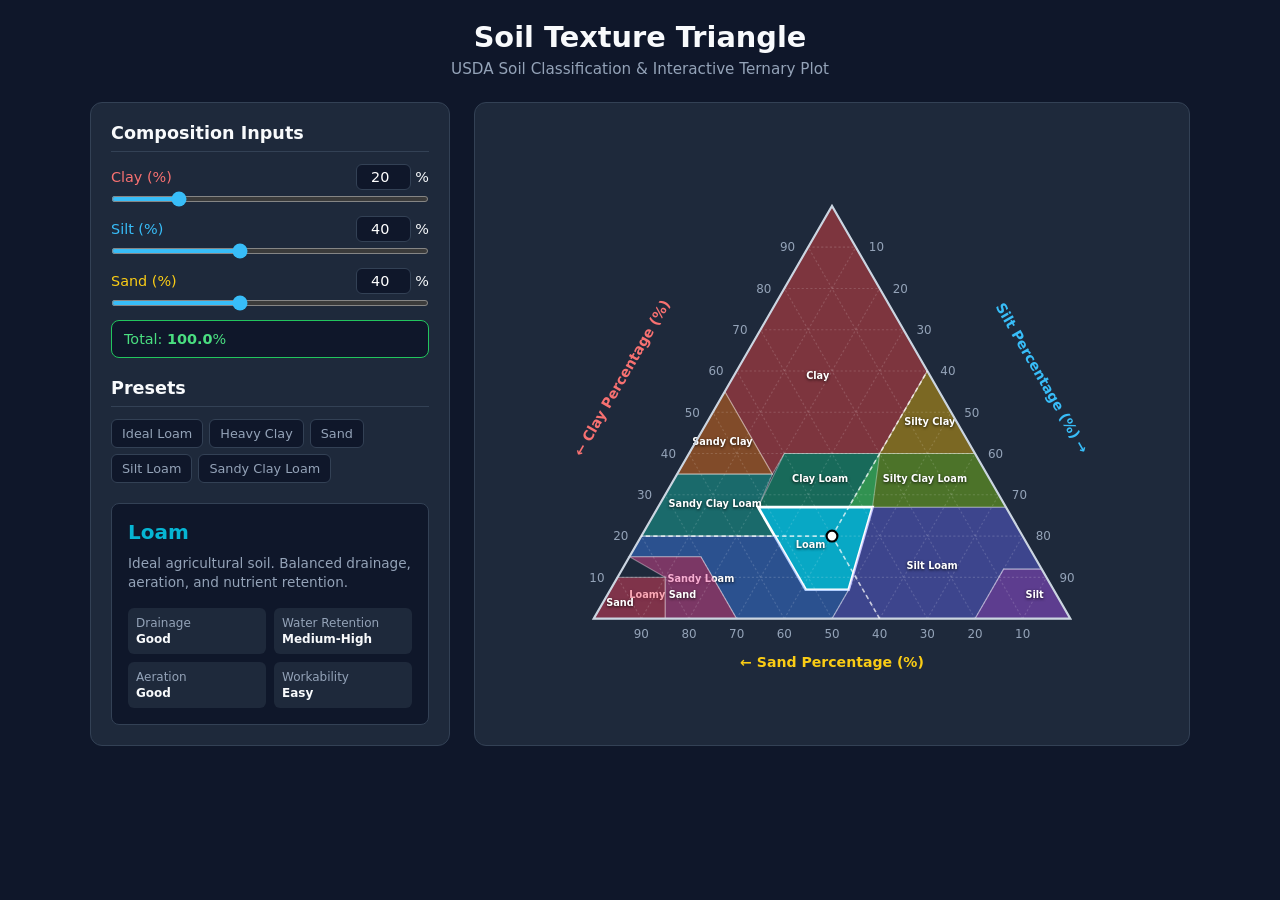
<file: soil triangle.html>
<!DOCTYPE html>
<html lang="en">
<head>
  <meta charset="UTF-8">
  <meta name="viewport" content="width=device-width, initial-scale=1.0">
  <title>Interactive Soil Texture Triangle</title>
  <style>
    :root {
      --bg: #0f172a;
      --card-bg: #1e293b;
      --text: #f8fafc;
      --text-muted: #94a3b8;
      --border: #334155;
      --accent: #38bdf8;
      --accent-hover: #0284c7;
      --clay-color: #f87171;
      --silt-color: #38bdf8;
      --sand-color: #facc15;
    }

    * {
      box-sizing: border-box;
      margin: 0;
      padding: 0;
      font-family: system-ui, -apple-system, BlinkMacSystemFont, 'Segoe UI', Roboto, Oxygen, Ubuntu, Cantarell, sans-serif;
    }

    body {
      background-color: var(--bg);
      color: var(--text);
      min-height: 100vh;
      padding: 20px;
      display: flex;
      flex-direction: column;
      align-items: center;
    }

    header {
      text-align: center;
      margin-bottom: 24px;
    }

    header h1 {
      font-size: 1.8rem;
      font-weight: 700;
      color: var(--text);
      margin-bottom: 6px;
    }

    header p {
      color: var(--text-muted);
      font-size: 0.95rem;
    }

    .container {
      display: grid;
      grid-template-columns: 360px 1fr;
      gap: 24px;
      max-width: 1100px;
      width: 100%;
    }

    @media (max-width: 900px) {
      .container {
        grid-template-columns: 1fr;
      }
    }

    .panel {
      background: var(--card-bg);
      border: 1px solid var(--border);
      border-radius: 12px;
      padding: 20px;
      display: flex;
      flex-direction: column;
      gap: 20px;
    }

    .section-title {
      font-size: 1.1rem;
      font-weight: 600;
      border-bottom: 1px solid var(--border);
      padding-bottom: 8px;
      margin-bottom: 12px;
      display: flex;
      justify-content: space-between;
      align-items: center;
    }

    /* Sliders & Inputs */
    .input-group {
      display: flex;
      flex-direction: column;
      gap: 14px;
    }

    .slider-row {
      display: flex;
      flex-direction: column;
      gap: 6px;
    }

    .slider-header {
      display: flex;
      justify-content: space-between;
      align-items: center;
      font-size: 0.9rem;
      font-weight: 500;
    }

    .slider-header span.clay { color: var(--clay-color); }
    .slider-header span.silt { color: var(--silt-color); }
    .slider-header span.sand { color: var(--sand-color); }

    .input-number-wrap {
      display: flex;
      align-items: center;
      gap: 4px;
    }

    .input-number-wrap input {
      width: 55px;
      background: #0f172a;
      border: 1px solid var(--border);
      border-radius: 6px;
      color: #fff;
      padding: 4px 6px;
      font-size: 0.9rem;
      text-align: right;
    }

    input[type="range"] {
      width: 100%;
      height: 6px;
      border-radius: 3px;
      background: #334155;
      outline: none;
      accent-color: var(--accent);
      cursor: pointer;
    }

    .total-badge {
      display: flex;
      justify-content: space-between;
      align-items: center;
      padding: 10px 12px;
      border-radius: 8px;
      background: #0f172a;
      border: 1px solid var(--border);
      font-size: 0.9rem;
    }

    .total-badge.valid { border-color: #22c55e; color: #4ade80; }
    .total-badge.invalid { border-color: #ef4444; color: #f87171; }

    .btn-auto {
      background: var(--border);
      color: #fff;
      border: none;
      padding: 4px 8px;
      border-radius: 4px;
      font-size: 0.75rem;
      cursor: pointer;
    }

    .btn-auto:hover {
      background: #475569;
    }

    /* Presets */
    .presets {
      display: flex;
      flex-wrap: wrap;
      gap: 6px;
    }

    .btn-preset {
      background: #0f172a;
      border: 1px solid var(--border);
      color: var(--text-muted);
      padding: 6px 10px;
      border-radius: 6px;
      font-size: 0.8rem;
      cursor: pointer;
      transition: all 0.2s;
    }

    .btn-preset:hover {
      border-color: var(--accent);
      color: var(--text);
    }

    /* Result Card */
    .result-card {
      background: #0f172a;
      border: 1px solid var(--border);
      border-radius: 8px;
      padding: 16px;
      display: flex;
      flex-direction: column;
      gap: 10px;
    }

    .soil-title {
      font-size: 1.25rem;
      font-weight: 700;
      color: var(--accent);
    }

    .soil-desc {
      font-size: 0.85rem;
      color: var(--text-muted);
      line-height: 1.4;
    }

    .properties-grid {
      display: grid;
      grid-template-columns: 1fr 1fr;
      gap: 8px;
      margin-top: 6px;
    }

    .prop-item {
      background: var(--card-bg);
      padding: 8px;
      border-radius: 6px;
      font-size: 0.75rem;
    }

    .prop-item label {
      display: block;
      color: var(--text-muted);
      margin-bottom: 2px;
    }

    .prop-item span {
      font-weight: 600;
      color: var(--text);
    }

    /* Chart Area */
    .chart-panel {
      position: relative;
      display: flex;
      justify-content: center;
      align-items: center;
      background: var(--card-bg);
      border: 1px solid var(--border);
      border-radius: 12px;
      padding: 10px;
      overflow: hidden;
    }

    svg {
      width: 100%;
      height: auto;
      max-width: 650px;
      user-select: none;
    }

    .region-poly {
      stroke: rgba(255, 255, 255, 0.35);
      stroke-width: 1;
      transition: opacity 0.2s, fill-opacity 0.2s;
      cursor: pointer;
    }

    .region-poly:hover {
      fill-opacity: 0.85 !important;
      stroke: #fff;
      stroke-width: 2;
    }

    .region-poly.active {
      fill-opacity: 0.9 !important;
      stroke: #fff;
      stroke-width: 2.5;
    }

    .grid-line {
      stroke: rgba(255, 255, 255, 0.15);
      stroke-dasharray: 2 2;
      pointer-events: none;
    }

    .axis-label {
      font-size: 11px;
      fill: var(--text-muted);
      font-weight: 500;
    }

    .axis-title {
      font-size: 13px;
      font-weight: 700;
    }

    .region-label {
      font-size: 9px;
      fill: #ffffff;
      font-weight: 600;
      text-anchor: middle;
      pointer-events: none;
      text-shadow: 0px 1px 3px rgba(0,0,0,0.8);
    }

    .marker-point {
      fill: #ffffff;
      stroke: #000;
      stroke-width: 2;
      transition: transform 0.1s ease-out;
    }

    .marker-pulse {
      fill: none;
      stroke: #ffffff;
      stroke-width: 1.5;
      animation: pulse 1.8s infinite;
    }

    @keyframes pulse {
      0% { r: 6; opacity: 1; }
      100% { r: 22; opacity: 0; }
    }

    .guide-line {
      stroke: #ffffff;
      stroke-width: 1.5;
      stroke-dasharray: 4 3;
      opacity: 0.7;
      pointer-events: none;
    }

    /* Tooltip */
    .tooltip {
      position: absolute;
      background: rgba(15, 23, 42, 0.9);
      border: 1px solid var(--border);
      padding: 6px 10px;
      border-radius: 6px;
      font-size: 0.8rem;
      color: #fff;
      pointer-events: none;
      display: none;
      z-index: 10;
      box-shadow: 0 4px 12px rgba(0,0,0,0.4);
    }
  </style>
</head>
<body>

  <header>
    <h1>Soil Texture Triangle</h1>
    <p>USDA Soil Classification & Interactive Ternary Plot</p>
  </header>

  <div class="container">
    <!-- Left Controls Panel -->
    <div class="panel">
      <div>
        <div class="section-title">Composition Inputs</div>
        <div class="input-group">
          
          <div class="slider-row">
            <div class="slider-header">
              <span class="clay">Clay (%)</span>
              <div class="input-number-wrap">
                <input type="number" id="num-clay" min="0" max="100" value="20" step="0.5"> %
              </div>
            </div>
            <input type="range" id="slide-clay" min="0" max="100" value="20" step="0.5">
          </div>

          <div class="slider-row">
            <div class="slider-header">
              <span class="silt">Silt (%)</span>
              <div class="input-number-wrap">
                <input type="number" id="num-silt" min="0" max="100" value="40" step="0.5"> %
              </div>
            </div>
            <input type="range" id="slide-silt" min="0" max="100" value="40" step="0.5">
          </div>

          <div class="slider-row">
            <div class="slider-header">
              <span class="sand">Sand (%)</span>
              <div class="input-number-wrap">
                <input type="number" id="num-sand" min="0" max="100" value="40" step="0.5"> %
              </div>
            </div>
            <input type="range" id="slide-sand" min="0" max="100" value="40" step="0.5">
          </div>

          <div class="total-badge valid" id="total-badge">
            <span>Total: <strong id="total-val">100</strong>%</span>
            <button class="btn-auto" id="btn-normalize" style="display:none;">Normalize to 100%</button>
          </div>

        </div>
      </div>

      <div>
        <div class="section-title">Presets</div>
        <div class="presets">
          <button class="btn-preset" data-c="20" data-si="40" data-sa="40">Ideal Loam</button>
          <button class="btn-preset" data-c="60" data-si="20" data-sa="20">Heavy Clay</button>
          <button class="btn-preset" data-c="5" data-si="5" data-sa="90">Sand</button>
          <button class="btn-preset" data-c="15" data-si="65" data-sa="20">Silt Loam</button>
          <button class="btn-preset" data-c="28" data-si="12" data-sa="60">Sandy Clay Loam</button>
        </div>
      </div>

      <div class="result-card">
        <div class="soil-title" id="res-title">Loam</div>
        <div class="soil-desc" id="res-desc">Equal balance of sand, silt, and clay. Highly fertile and ideal for agricultural cultivation.</div>
        
        <div class="properties-grid">
          <div class="prop-item">
            <label>Drainage</label>
            <span id="prop-drainage">Moderate</span>
          </div>
          <div class="prop-item">
            <label>Water Retention</label>
            <span id="prop-retention">Medium-High</span>
          </div>
          <div class="prop-item">
            <label>Aeration</label>
            <span id="prop-aeration">Good</span>
          </div>
          <div class="prop-item">
            <label>Workability</label>
            <span id="prop-workability">Easy</span>
          </div>
        </div>
      </div>
    </div>

    <!-- Right Chart Panel -->
    <div class="chart-panel">
      <div class="tooltip" id="tooltip"></div>
      <svg id="triangle-svg" viewBox="0 0 600 520">
        <!-- SVG content rendered via JS -->
      </svg>
    </div>
  </div>

  <script>
    // --- USDA SOIL DATA & POLYGON DEFINITIONS ---
    // Standard normalized coordinates (Clay, Silt, Sand)
    const SOILS = [
      {
        id: "clay",
        name: "Clay",
        color: "#ef4444",
        pts: [[100,0,0], [55,0,45], [35,20,45], [40,20,40], [40,40,20], [60,40,0]],
        labelPos: [58, 18, 24],
        desc: "High nutrient & water retention, but poorly drained and heavy to cultivate when wet.",
        drainage: "Very Poor", retention: "Very High", aeration: "Poor", workability: "Difficult"
      },
      {
        id: "sandy-clay",
        name: "Sandy Clay",
        color: "#f97316",
        pts: [[55,0,45], [35,0,65], [35,20,45]],
        labelPos: [42, 6, 52],
        desc: "Sticky soil with high water capacity, but contains enough sand to feel gritty.",
        drainage: "Poor", retention: "High", aeration: "Fair", workability: "Moderate"
      },
      {
        id: "silty-clay",
        name: "Silty Clay",
        color: "#eab308",
        pts: [[60,40,0], [40,40,20], [40,60,0]],
        labelPos: [47, 47, 6],
        desc: "Smooth and sticky soil with high moisture holding capacity. Prone to compaction.",
        drainage: "Poor", retention: "High", aeration: "Poor", workability: "Difficult"
      },
      {
        id: "silty-clay-loam",
        name: "Silty Clay Loam",
        color: "#84cc16",
        pts: [[40,40,20], [27,40,33], [27,73,0], [40,60,0]],
        labelPos: [33, 53, 14],
        desc: "High fertility and moisture capacity with smooth texture. Good for crops if uncompacted.",
        drainage: "Moderately Slow", retention: "High", aeration: "Moderate", workability: "Moderate"
      },
      {
        id: "clay-loam",
        name: "Clay Loam",
        color: "#10b981",
        pts: [[40,20,40], [27,21,52], [27,45,28], [40,40,20]],
        labelPos: [33, 31, 36],
        desc: "Well-balanced nutrient holding capacity with good structure for farming.",
        drainage: "Moderate", retention: "High", aeration: "Moderate", workability: "Moderate"
      },
      {
        id: "sandy-clay-loam",
        name: "Sandy Clay Loam",
        color: "#14b8a6",
        pts: [[35,0,65], [20,0,80], [20,28,52], [27,21,52], [35,20,45]],
        labelPos: [27, 12, 61],
        desc: "Good moisture retention with better drainage than heavy clay loams.",
        drainage: "Moderate", retention: "Medium", aeration: "Good", workability: "Moderate"
      },
      {
        id: "loam",
        name: "Loam",
        color: "#06b6d4",
        pts: [[7,41,52], [20,28,52], [27,21,52], [27,45,28], [7,50,43]],
        labelPos: [17, 37, 46],
        desc: "Ideal agricultural soil. Balanced drainage, aeration, and nutrient retention.",
        drainage: "Good", retention: "Medium-High", aeration: "Good", workability: "Easy"
      },
      {
        id: "sandy-loam",
        name: "Sandy Loam",
        color: "#3b82f6",
        pts: [[0,30,70], [15,15,70], [15,0,85], [20,0,80], [20,28,52], [7,41,52], [7,50,43], [0,50,50]],
        labelPos: [9, 18, 73],
        desc: "Warms quickly in spring, easy to till, and drains well. Requires frequent organic inputs.",
        drainage: "Well Drained", retention: "Low-Medium", aeration: "Excellent", workability: "Very Easy"
      },
      {
        id: "silt-loam",
        name: "Silt Loam",
        color: "#6366f1",
        pts: [[0,50,50], [7,50,43], [27,45,28], [27,73,0], [12,88,0], [12,80,8], [0,80,20]],
        labelPos: [12, 65, 23],
        desc: "Smooth feeling soil with high water holding capacity. Highly fertile but easily eroded.",
        drainage: "Moderate", retention: "High", aeration: "Moderate", workability: "Easy"
      },
      {
        id: "silt",
        name: "Silt",
        color: "#a855f7",
        pts: [[0,80,20], [12,80,8], [12,88,0], [0,100,0]],
        labelPos: [5, 90, 5],
        desc: "Feels floury and smooth when dry. Holds water well but subject to crusting and erosion.",
        drainage: "Moderate", retention: "High", aeration: "Moderate", workability: "Easy"
      },
      {
        id: "loamy-sand",
        name: "Loamy Sand",
        color: "#ec4899",
        pts: [[0,15,85], [10,10,80], [15,0,85], [15,15,70], [0,30,70]],
        labelPos: [5, 12, 83],
        desc: "Gritty feel with slightly better nutrient retention than pure sand.",
        drainage: "Rapid", retention: "Low", aeration: "Excellent", workability: "Very Easy"
      },
      {
        id: "sand",
        name: "Sand",
        color: "#f43f5e",
        pts: [[0,0,100], [10,0,90], [10,10,80], [0,15,85]],
        labelPos: [3, 4, 93],
        desc: "Coarse and gritty. Drains rapidly and has very low nutrient holding capacity.",
        drainage: "Excessive", retention: "Very Low", aeration: "Excessive", workability: "Very Easy"
      }
    ];

    // --- GEOMETRY CONVERSION FUNCTIONS ---
    // SVG Dimensions
    const SVG_W = 600;
    const SVG_H = 520;
    const L = 440; // Triangle base length
    const H = L * (Math.sqrt(3) / 2); // 381.05
    const X0 = 80;  // Bottom Left X (100% Sand)
    const Y0 = 440; // Bottom Left Y

    // Convert (Clay%, Silt%, Sand%) to SVG Canvas (x, y)
    function ternaryToSvg(c, si, sa) {
      const x = X0 + ((si + 0.5 * c) / 100) * L;
      const y = Y0 - (c / 100) * H;
      return [x, y];
    }

    // Convert SVG Canvas (x, y) to (Clay%, Silt%, Sand%)
    function svgToTernary(x, y) {
      let c = ((Y0 - y) / H) * 100;
      let si = (((x - X0) / L) * 100) - (0.5 * c);
      let sa = 100 - c - si;
      return [c, si, sa];
    }

    // Point in Polygon Test (Ray Casting)
    function pointInPoly(pt, polyPts) {
      const x = pt[0], y = pt[1];
      let inside = false;
      for (let i = 0, j = polyPts.length - 1; i < polyPts.length; j = i++) {
        const xi = polyPts[i][0], yi = polyPts[i][1];
        const xj = polyPts[j][0], yj = polyPts[j][1];
        const intersect = ((yi > y) !== (yj > y)) && (x < (xj - xi) * (y - yi) / (yj - yi) + xi);
        if (intersect) inside = !inside;
      }
      return inside;
    }

    // --- STATE MANAGEMENT ---
    let state = {
      clay: 20,
      silt: 40,
      sand: 40,
      activeSoil: null
    };

    // --- INITIALIZE SVG CHART ---
    const svg = document.getElementById('triangle-svg');

    function renderTriangle() {
      svg.innerHTML = '';

      // Main Outer Triangle
      const [topX, topY] = ternaryToSvg(100, 0, 0);
      const [blX, blY] = ternaryToSvg(0, 0, 100);
      const [brX, brY] = ternaryToSvg(0, 100, 0);

      // 1. Render Regions
      SOILS.forEach(soil => {
        const svgPts = soil.pts.map(p => ternaryToSvg(p[0], p[1], p[2]));
        const ptsString = svgPts.map(p => `${p[0].toFixed(1)},${p[1].toFixed(1)}`).join(' ');

        const poly = document.createElementNS('http://www.w3.org/2000/svg', 'polygon');
        poly.setAttribute('points', ptsString);
        poly.setAttribute('class', 'region-poly');
        poly.setAttribute('id', `region-${soil.id}`);
        poly.setAttribute('fill', soil.color);
        poly.setAttribute('fill-opacity', '0.45');
        
        // Hover/Click events
        poly.addEventListener('mouseenter', (e) => showTooltip(e, soil.name));
        poly.addEventListener('mousemove', (e) => moveTooltip(e));
        poly.addEventListener('mouseleave', hideTooltip);
        poly.addEventListener('click', (e) => handleSvgClick(e));

        svg.appendChild(poly);

        // Region Label
        const [lblX, lblY] = ternaryToSvg(...soil.labelPos);
        const text = document.createElementNS('http://www.w3.org/2000/svg', 'text');
        text.setAttribute('x', lblX);
        text.setAttribute('y', lblY);
        text.setAttribute('class', 'region-label');
        text.textContent = soil.name;
        svg.appendChild(text);
      });

      // 2. Grid Lines (10% increments)
      for (let i = 10; i < 100; i += 10) {
        // Horizontal lines (Clay)
        let p1 = ternaryToSvg(i, 0, 100 - i);
        let p2 = ternaryToSvg(i, 100 - i, 0);
        drawGridLine(p1, p2);

        // Silt lines (slant down-left)
        p1 = ternaryToSvg(0, i, 100 - i);
        p2 = ternaryToSvg(100 - i, i, 0);
        drawGridLine(p1, p2);

        // Sand lines (slant up-left)
        p1 = ternaryToSvg(0, 100 - i, i);
        p2 = ternaryToSvg(100 - i, 0, i);
        drawGridLine(p1, p2);

        // Axis Tick Labels
        drawTickLabel(i);
      }

      // Outer Boundary Line
      const outerPoly = document.createElementNS('http://www.w3.org/2000/svg', 'polygon');
      outerPoly.setAttribute('points', `${blX},${blY} ${brX},${brY} ${topX},${topY}`);
      outerPoly.setAttribute('fill', 'none');
      outerPoly.setAttribute('stroke', '#cbd5e1');
      outerPoly.setAttribute('stroke-width', '2');
      svg.appendChild(outerPoly);

      // Axis Titles
      drawAxisTitles();

      // Guidelines group (dynamic)
      const guideGroup = document.createElementNS('http://www.w3.org/2000/svg', 'g');
      guideGroup.setAttribute('id', 'guide-group');
      svg.appendChild(guideGroup);

      // Point Marker & Pulse Ring
      const pulseCircle = document.createElementNS('http://www.w3.org/2000/svg', 'circle');
      pulseCircle.setAttribute('id', 'marker-pulse');
      pulseCircle.setAttribute('class', 'marker-pulse');
      svg.appendChild(pulseCircle);

      const marker = document.createElementNS('http://www.w3.org/2000/svg', 'circle');
      marker.setAttribute('id', 'marker-point');
      marker.setAttribute('class', 'marker-point');
      marker.setAttribute('r', '5');
      svg.appendChild(marker);

      // Background click event for SVG
      svg.addEventListener('click', handleSvgClick);
    }

    function drawGridLine(p1, p2) {
      const line = document.createElementNS('http://www.w3.org/2000/svg', 'line');
      line.setAttribute('x1', p1[0]);
      line.setAttribute('y1', p1[1]);
      line.setAttribute('x2', p2[0]);
      line.setAttribute('y2', p2[1]);
      line.setAttribute('class', 'grid-line');
      svg.appendChild(line);
    }

    function drawTickLabel(val) {
      // Clay axis ticks (left edge)
      let [cx, cy] = ternaryToSvg(val, 0, 100 - val);
      let t1 = document.createElementNS('http://www.w3.org/2000/svg', 'text');
      t1.setAttribute('x', cx - 12);
      t1.setAttribute('y', cy + 4);
      t1.setAttribute('class', 'axis-label');
      t1.setAttribute('text-anchor', 'end');
      t1.textContent = val;
      svg.appendChild(t1);

      // Silt axis ticks (right edge)
      let [sx, sy] = ternaryToSvg(100 - val, val, 0);
      let t2 = document.createElementNS('http://www.w3.org/2000/svg', 'text');
      t2.setAttribute('x', sx + 12);
      t2.setAttribute('y', sy + 4);
      t2.setAttribute('class', 'axis-label');
      t2.setAttribute('text-anchor', 'start');
      t2.textContent = val;
      svg.appendChild(t2);

      // Sand axis ticks (bottom edge)
      let [sax, say] = ternaryToSvg(0, 100 - val, val);
      let t3 = document.createElementNS('http://www.w3.org/2000/svg', 'text');
      t3.setAttribute('x', sax);
      t3.setAttribute('y', say + 18);
      t3.setAttribute('class', 'axis-label');
      t3.setAttribute('text-anchor', 'middle');
      t3.textContent = val;
      svg.appendChild(t3);
    }

    function drawAxisTitles() {
      // Clay Title (Left)
      const clayTitle = document.createElementNS('http://www.w3.org/2000/svg', 'text');
      clayTitle.setAttribute('x', '110');
      clayTitle.setAttribute('y', '220');
      clayTitle.setAttribute('class', 'axis-title');
      clayTitle.setAttribute('fill', 'var(--clay-color)');
      clayTitle.setAttribute('transform', 'rotate(-60 110 220)');
      clayTitle.setAttribute('text-anchor', 'middle');
      clayTitle.textContent = "← Clay Percentage (%)";
      svg.appendChild(clayTitle);

      // Silt Title (Right)
      const siltTitle = document.createElementNS('http://www.w3.org/2000/svg', 'text');
      siltTitle.setAttribute('x', '490');
      siltTitle.setAttribute('y', '220');
      siltTitle.setAttribute('class', 'axis-title');
      siltTitle.setAttribute('fill', 'var(--silt-color)');
      siltTitle.setAttribute('transform', 'rotate(60 490 220)');
      siltTitle.setAttribute('text-anchor', 'middle');
      siltTitle.textContent = "Silt Percentage (%) →";
      svg.appendChild(siltTitle);

      // Sand Title (Bottom)
      const sandTitle = document.createElementNS('http://www.w3.org/2000/svg', 'text');
      sandTitle.setAttribute('x', '300');
      sandTitle.setAttribute('y', '485');
      sandTitle.setAttribute('class', 'axis-title');
      sandTitle.setAttribute('fill', 'var(--sand-color)');
      sandTitle.setAttribute('text-anchor', 'middle');
      sandTitle.textContent = "← Sand Percentage (%)";
      svg.appendChild(sandTitle);
    }

    // --- INTERACTION HANDLERS ---
    function handleSvgClick(e) {
      const rect = svg.getBoundingClientRect();
      const scaleX = SVG_W / rect.width;
      const scaleY = SVG_H / rect.height;

      const mouseX = (e.clientX - rect.left) * scaleX;
      const mouseY = (e.clientY - rect.top) * scaleY;

      let [c, si, sa] = svgToTernary(mouseX, mouseY);

      // Validate inside triangle
      if (c >= 0 && si >= 0 && sa >= 0 && c <= 100 && si <= 100 && sa <= 100) {
        // Clamp and update
        c = Math.round(c * 2) / 2;
        si = Math.round(si * 2) / 2;
        sa = Math.round((100 - c - si) * 2) / 2;

        updateState(c, si, sa);
      }
    }

    function updateState(c, si, sa) {
      state.clay = Math.max(0, Math.min(100, c));
      state.silt = Math.max(0, Math.min(100, si));
      state.sand = Math.max(0, Math.min(100, sa));

      // Update Sliders & Inputs
      document.getElementById('slide-clay').value = state.clay;
      document.getElementById('num-clay').value = state.clay;

      document.getElementById('slide-silt').value = state.silt;
      document.getElementById('num-silt').value = state.silt;

      document.getElementById('slide-sand').value = state.sand;
      document.getElementById('num-sand').value = state.sand;

      updateUI();
    }

    function updateUI() {
      const sum = state.clay + state.silt + state.sand;
      const totalBadge = document.getElementById('total-badge');
      const totalVal = document.getElementById('total-val');
      const btnNormalize = document.getElementById('btn-normalize');

      totalVal.textContent = sum.toFixed(1);

      if (Math.abs(sum - 100) < 0.1) {
        totalBadge.className = 'total-badge valid';
        btnNormalize.style.display = 'none';
      } else {
        totalBadge.className = 'total-badge invalid';
        btnNormalize.style.display = 'block';
      }

      // Determine Soil Classification using Point-In-Polygon on Screen Coordinates
      const [ptX, ptY] = ternaryToSvg(state.clay, state.silt, state.sand);
      let matchedSoil = null;

      SOILS.forEach(soil => {
        const svgPts = soil.pts.map(p => ternaryToSvg(p[0], p[1], p[2]));
        if (pointInPoly([ptX, ptY], svgPts)) {
          matchedSoil = soil;
        }
      });

      state.activeSoil = matchedSoil;

      // Update Region Highlights
      document.querySelectorAll('.region-poly').forEach(p => p.classList.remove('active'));
      if (matchedSoil) {
        const activePoly = document.getElementById(`region-${matchedSoil.id}`);
        if (activePoly) activePoly.classList.add('active');

        // Update Info Card
        document.getElementById('res-title').textContent = matchedSoil.name;
        document.getElementById('res-title').style.color = matchedSoil.color;
        document.getElementById('res-desc').textContent = matchedSoil.desc;
        document.getElementById('prop-drainage').textContent = matchedSoil.drainage;
        document.getElementById('prop-retention').textContent = matchedSoil.retention;
        document.getElementById('prop-aeration').textContent = matchedSoil.aeration;
        document.getElementById('prop-workability').textContent = matchedSoil.workability;
      } else {
        document.getElementById('res-title').textContent = "Out of Bounds";
        document.getElementById('res-title').style.color = "#ef4444";
        document.getElementById('res-desc').textContent = "Percentages must add up to exactly 100% to fall inside the classification triangle.";
      }

      // Update Marker Position
      const marker = document.getElementById('marker-point');
      const pulse = document.getElementById('marker-pulse');

      if (marker && pulse) {
        marker.setAttribute('cx', ptX);
        marker.setAttribute('cy', ptY);
        pulse.setAttribute('cx', ptX);
        pulse.setAttribute('cy', ptY);
      }

      // Update Coordinate Guidelines
      updateGuidelines(ptX, ptY);
    }

    function updateGuidelines(px, py) {
      const guideGroup = document.getElementById('guide-group');
      if (!guideGroup) return;
      guideGroup.innerHTML = '';

      if (state.clay < 0 || state.clay > 100 || state.silt < 0 || state.silt > 100 || state.sand < 0 || state.sand > 100) return;

      // 1. Line to Clay axis (horizontal)
      let pClay = ternaryToSvg(state.clay, 0, 100 - state.clay);
      drawGuide(px, py, pClay[0], pClay[1], 'var(--clay-color)');

      // 2. Line to Silt axis
      let pSilt = ternaryToSvg(100 - state.silt, state.silt, 0);
      drawGuide(px, py, pSilt[0], pSilt[1], 'var(--silt-color)');

      // 3. Line to Sand axis
      let pSand = ternaryToSvg(0, 100 - state.sand, state.sand);
      drawGuide(px, py, pSand[0], pSand[1], 'var(--sand-color)');
    }

    function drawGuide(x1, y1, x2, y2, color) {
      const line = document.createElementNS('http://www.w3.org/2000/svg', 'line');
      line.setAttribute('x1', x1);
      line.setAttribute('y1', y1);
      line.setAttribute('x2', x2);
      line.setAttribute('y2', y2);
      line.setAttribute('class', 'guide-line');
      line.setAttribute('stroke', color);
      document.getElementById('guide-group').appendChild(line);
    }

    // --- TOOLTIP HELPERS ---
    const tooltip = document.getElementById('tooltip');

    function showTooltip(e, text) {
      tooltip.style.display = 'block';
      tooltip.textContent = text;
      moveTooltip(e);
    }

    function moveTooltip(e) {
      const rect = document.querySelector('.chart-panel').getBoundingClientRect();
      tooltip.style.left = (e.clientX - rect.left + 12) + 'px';
      tooltip.style.top = (e.clientY - rect.top - 28) + 'px';
    }

    function hideTooltip() {
      tooltip.style.display = 'none';
    }

    // --- AUTO-BALANCING SLIDER HANDLERS ---
    function handleSliderInput(changed) {
      let c = parseFloat(document.getElementById('slide-clay').value);
      let si = parseFloat(document.getElementById('slide-silt').value);
      let sa = parseFloat(document.getElementById('slide-sand').value);

      if (changed === 'clay') {
        let rem = 100 - c;
        let otherSum = si + sa;
        if (otherSum > 0) {
          si = rem * (si / otherSum);
          sa = rem * (sa / otherSum);
        } else {
          si = rem / 2;
          sa = rem / 2;
        }
      } else if (changed === 'silt') {
        let rem = 100 - si;
        let otherSum = c + sa;
        if (otherSum > 0) {
          c = rem * (c / otherSum);
          sa = rem * (sa / otherSum);
        } else {
          c = rem / 2;
          sa = rem / 2;
        }
      } else if (changed === 'sand') {
        let rem = 100 - sa;
        let otherSum = c + si;
        if (otherSum > 0) {
          c = rem * (c / otherSum);
          si = rem * (si / otherSum);
        } else {
          c = rem / 2;
          si = rem / 2;
        }
      }

      updateState(Math.round(c * 10) / 10, Math.round(si * 10) / 10, Math.round(sa * 10) / 10);
    }

    function handleNumberInput() {
      let c = parseFloat(document.getElementById('num-clay').value) || 0;
      let si = parseFloat(document.getElementById('num-silt').value) || 0;
      let sa = parseFloat(document.getElementById('num-sand').value) || 0;

      state.clay = c;
      state.silt = si;
      state.sand = sa;

      document.getElementById('slide-clay').value = c;
      document.getElementById('slide-silt').value = si;
      document.getElementById('slide-sand').value = sa;

      updateUI();
    }

    function normalizeInputs() {
      let sum = state.clay + state.silt + state.sand;
      if (sum <= 0) return updateState(33.3, 33.3, 33.4);

      let c = (state.clay / sum) * 100;
      let si = (state.silt / sum) * 100;
      let sa = 100 - c - si;

      updateState(Math.round(c * 10) / 10, Math.round(si * 10) / 10, Math.round(sa * 10) / 10);
    }

    // --- EVENT LISTENERS ---
    document.getElementById('slide-clay').addEventListener('input', () => handleSliderInput('clay'));
    document.getElementById('slide-silt').addEventListener('input', () => handleSliderInput('silt'));
    document.getElementById('slide-sand').addEventListener('input', () => handleSliderInput('sand'));

    document.getElementById('num-clay').addEventListener('change', handleNumberInput);
    document.getElementById('num-silt').addEventListener('change', handleNumberInput);
    document.getElementById('num-sand').addEventListener('change', handleNumberInput);

    document.getElementById('btn-normalize').addEventListener('click', normalizeInputs);

    // Preset Buttons
    document.querySelectorAll('.btn-preset').forEach(btn => {
      btn.addEventListener('click', () => {
        const c = parseFloat(btn.dataset.c);
        const si = parseFloat(btn.dataset.si);
        const sa = parseFloat(btn.dataset.sa);
        updateState(c, si, sa);
      });
    });

    // Initialize Chart & UI
    renderTriangle();
    updateUI();
  </script>
</body>
</html>
</file>
